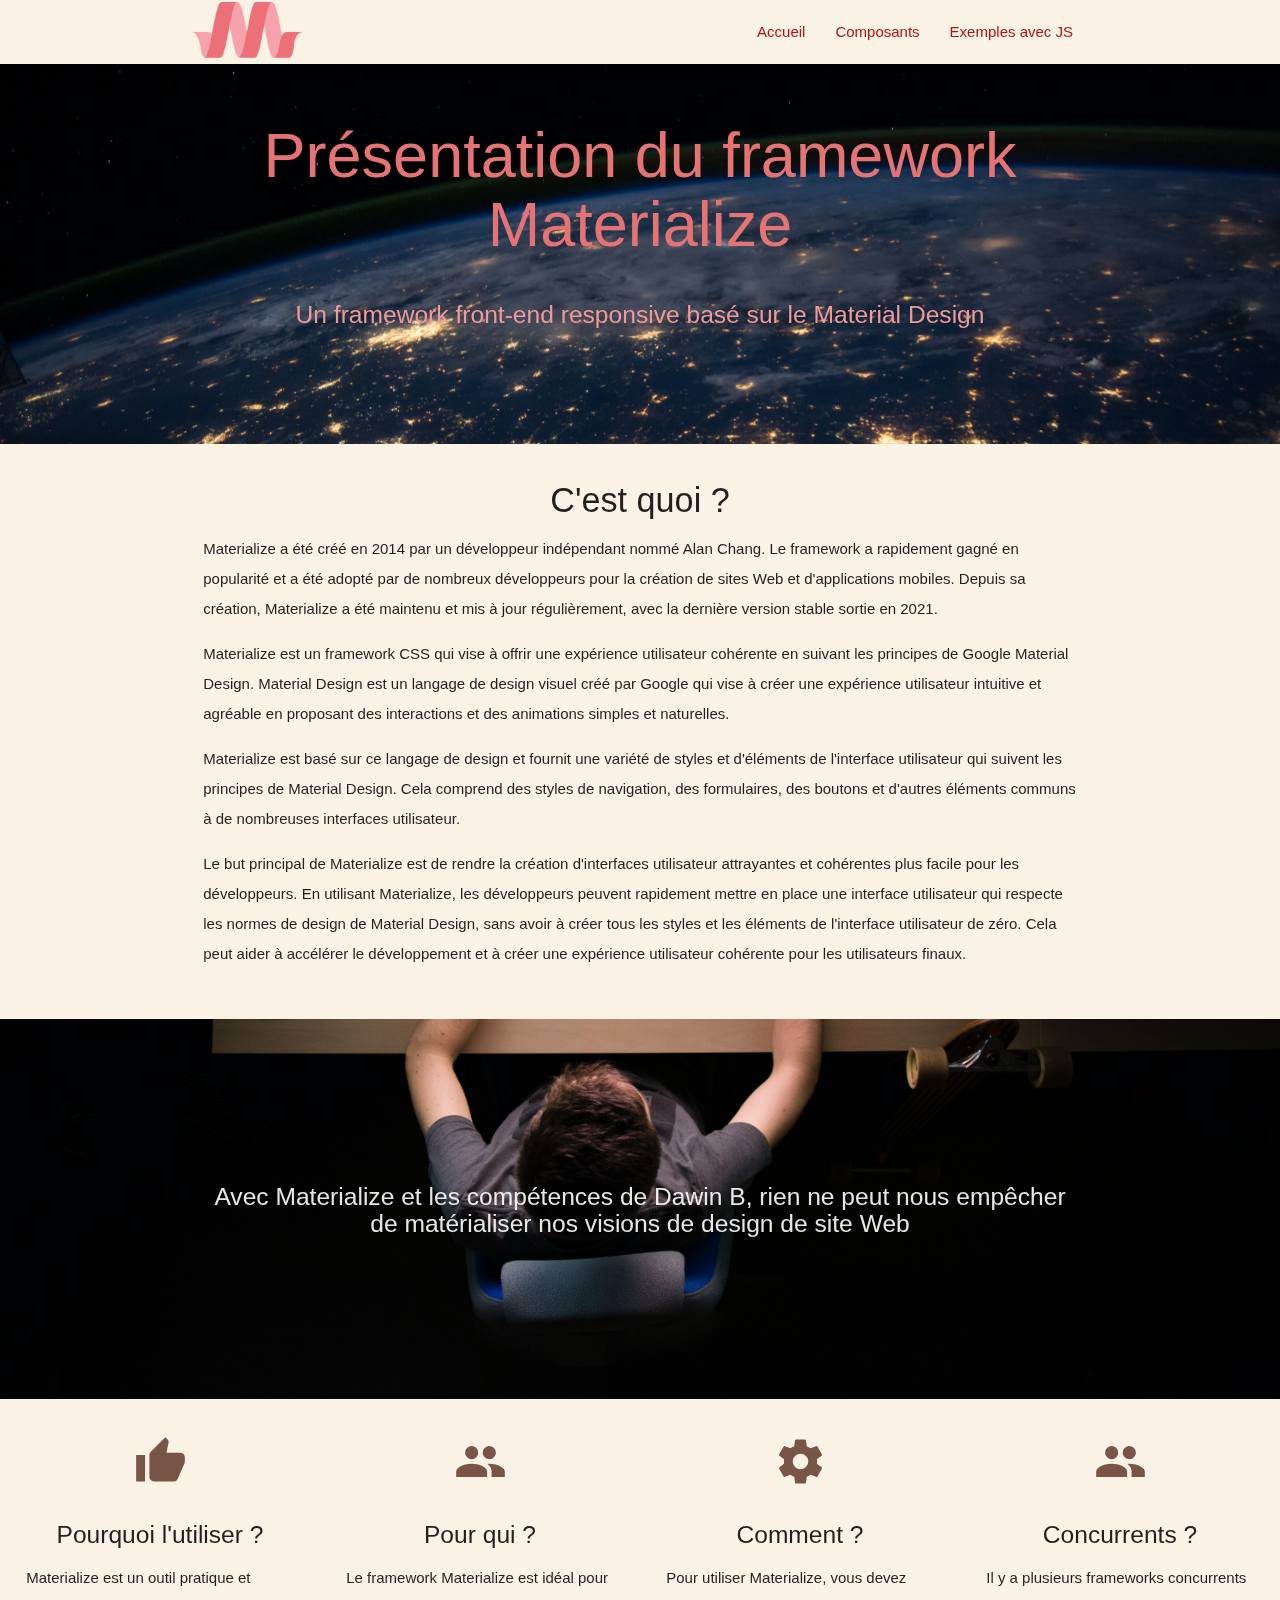
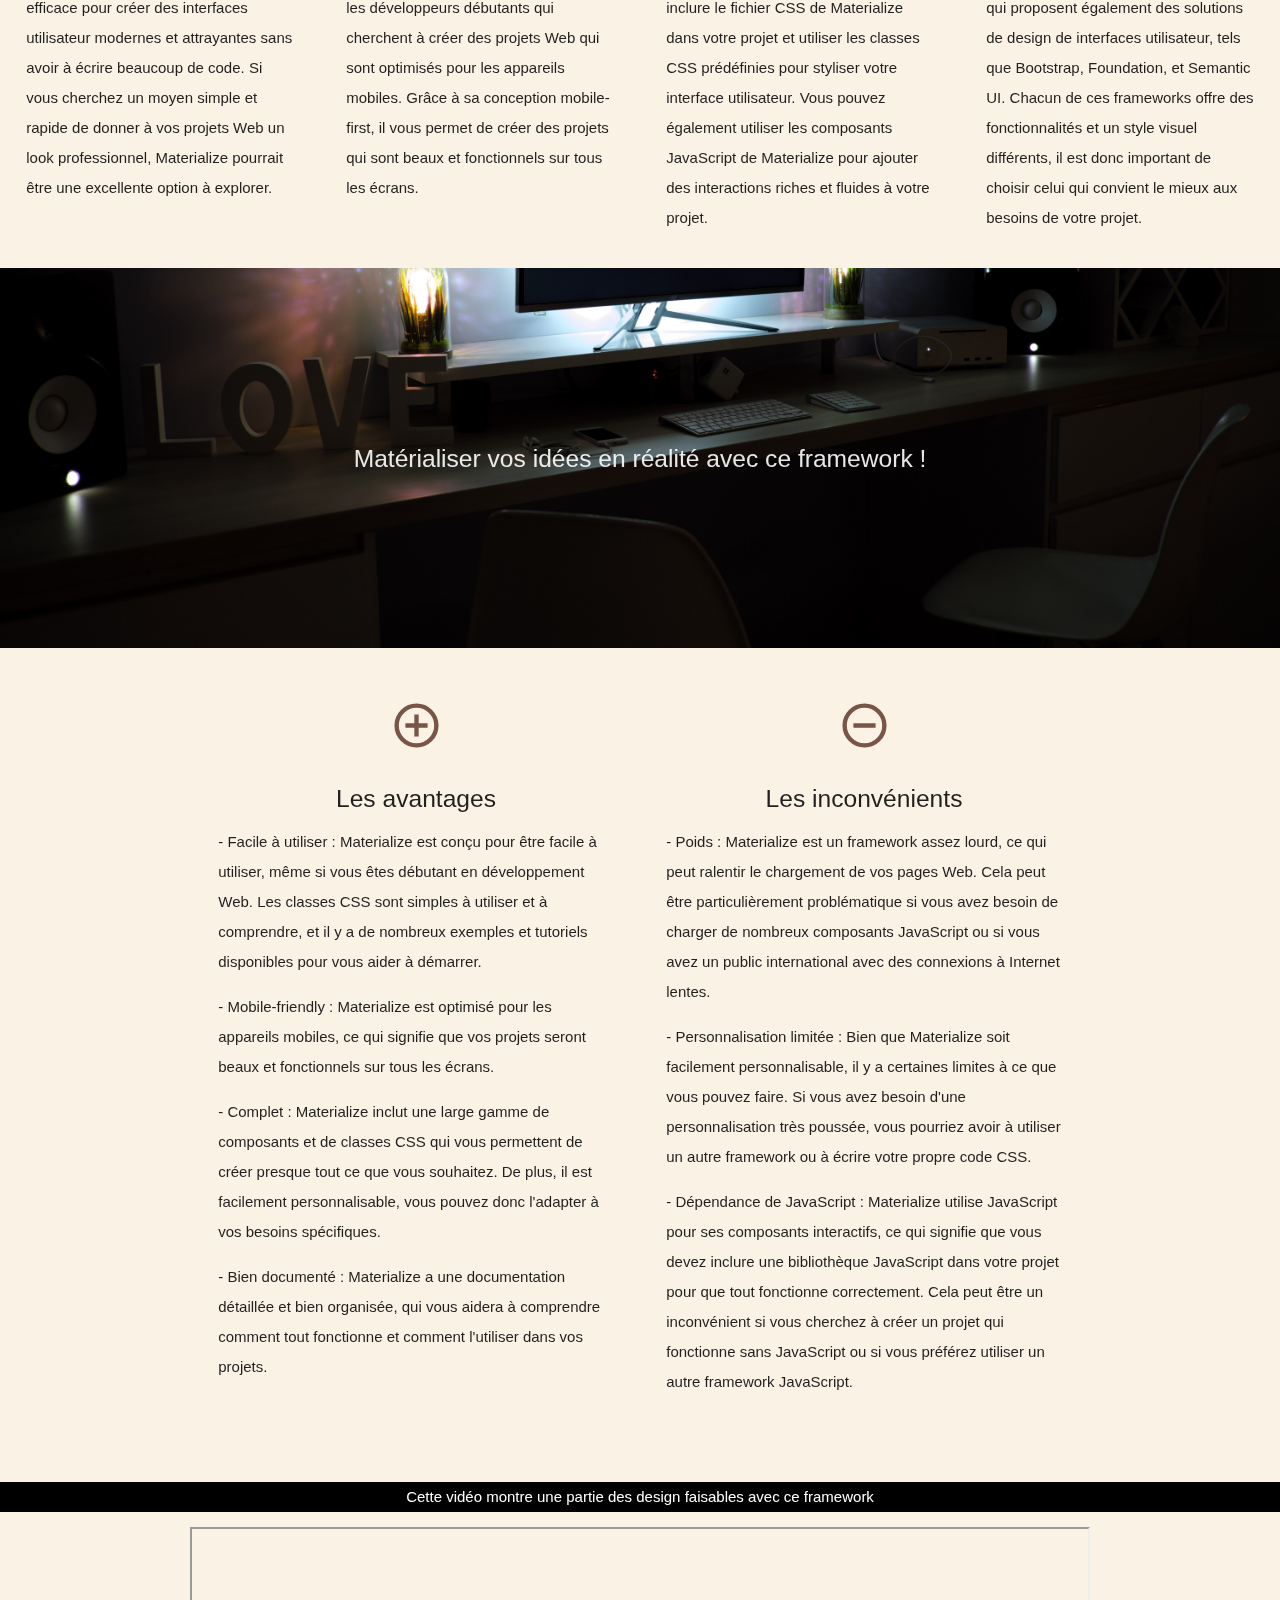
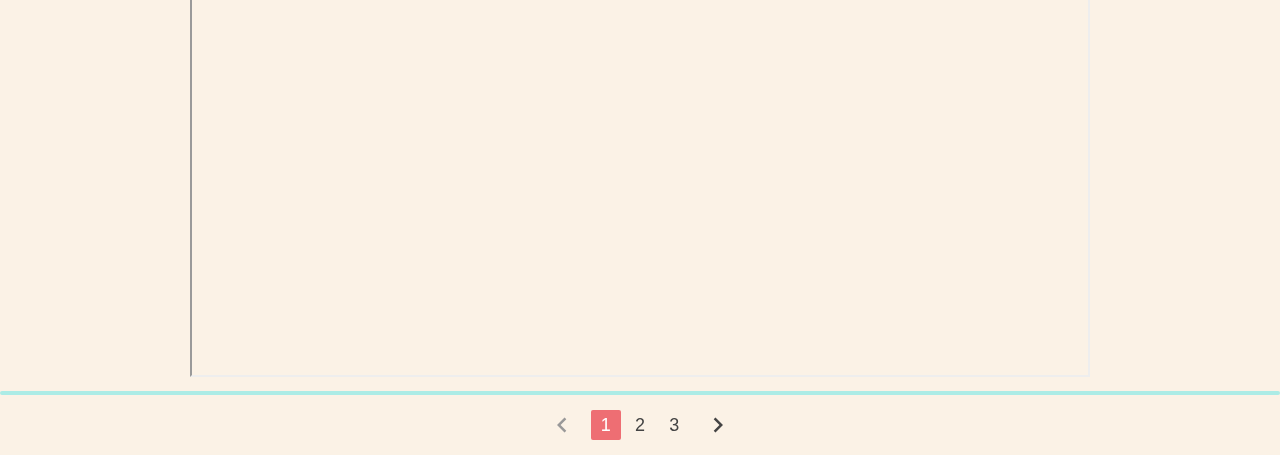
<file: index.html>
<!DOCTYPE html>
<html lang="fr">
  <head>
    <meta http-equiv="Content-Type" content="text/html; charset=UTF-8"/>
    <meta name="viewport" content="width=device-width, initial-scale=1"/>
    <title>VT Materialize Romain</title>

    <link href="https://fonts.googleapis.com/icon?family=Material+Icons" rel="stylesheet">
    <link href="css/materialize.css" type="text/css" rel="stylesheet" media="screen,projection"/>
    <link href="css/style.css" type="text/css" rel="stylesheet" media="screen,projection"/>
    
    <script src="https://code.jquery.com/jquery-2.1.1.min.js"></script>
    <script src="js/materialize.js"></script>
    <script src="js/init.js"></script>
  </head>

  <body>
    <nav role="navigation">
      <div class="nav-wrapper container">
        <a id="logo-container" href="index.html" class="brand-logo"><img id="logo" src="img/logo.png" alt="Logo"></a>
        <ul class="right hide-on-med-and-down">
          <li><a href="index.html" class="center-align">Accueil</a></li>
          <li><a href="exemples.html" class="center-align">Composants</a></li>
          <li><a href="ExemplesJS.html" class="center-align">Exemples avec JS</a></li>
        </ul>

        <ul id="nav-mobile" class="sidenav">
          <li><a href="index.html" class="center-align">Accueil</a></li>
          <li><a href="exemples.html" class="center-align">Composants</a></li>
          <li><a href="ExemplesJS.html" class="center-align">Exemples avec JS</a></li>
        </ul>
        <a href="#" data-target="nav-mobile" class="sidenav-trigger"><i class="material-icons">menu</i></a>
      </div>
    </nav>

    <div id="index-banner" class="parallax-container">
      <div class="section no-pad-bot">
        <div class="container">
          <br><br>
          <h1 class="header center red-text text-lighten-2 ">Présentation du framework Materialize</h1>
          <div class="row center">
            <h5 class="header col s12 light red-text text-lighten-3">Un framework front-end responsive basé sur le Material Design</h5>
          </div>
        </div>
      </div>
      <div class="parallax"><img class="imge" src="img/img1.jpg" alt="img 1"></div>
    </div>

    <div class="container">
      <div class="section">

        <div class="row">
          <div class="col s12 center">
            <h4>C'est quoi ?</h4>
            <p class="left-align light">Materialize a été créé en 2014 par un développeur indépendant nommé Alan Chang. Le framework a rapidement gagné en popularité et a été adopté par de nombreux développeurs pour la création de sites Web et d'applications mobiles. Depuis sa création, Materialize a été maintenu et mis à jour régulièrement, avec la dernière version stable sortie en 2021.</p>
            <p class="left-align light">Materialize est un framework CSS qui vise à offrir une expérience utilisateur cohérente en suivant les principes de Google Material Design. Material Design est un langage de design visuel créé par Google qui vise à créer une expérience utilisateur intuitive et agréable en proposant des interactions et des animations simples et naturelles.</p>
            <p class="left-align light">Materialize est basé sur ce langage de design et fournit une variété de styles et d'éléments de l'interface utilisateur qui suivent les principes de Material Design. Cela comprend des styles de navigation, des formulaires, des boutons et d'autres éléments communs à de nombreuses interfaces utilisateur.</p>
            <p class="left-align light">Le but principal de Materialize est de rendre la création d'interfaces utilisateur attrayantes et cohérentes plus facile pour les développeurs. En utilisant Materialize, les développeurs peuvent rapidement mettre en place une interface utilisateur qui respecte les normes de design de Material Design, sans avoir à créer tous les styles et les éléments de l'interface utilisateur de zéro. Cela peut aider à accélérer le développement et à créer une expérience utilisateur cohérente pour les utilisateurs finaux.</p>
          </div>
        </div>

      </div>
    </div>

    <div class="parallax-container valign-wrapper">
      <div class="section no-pad-bot">
        <div class="container">
          <div class="row center">
            <h5 class="header col s12 light"><strong>Avec Materialize et les compétences de Dawin B, rien ne peut nous empêcher de matérialiser nos visions de design de site Web</strong></h5>
          </div>
        </div>
      </div>
      <div class="parallax"><img class="imge" src="img/img2.jpg" alt="img 2"></div>
    </div>

        <div class="row">
          <div class="col s3">
            <div class="icon-block">
              <h2 class="center brown-text"><i class="material-icons">thumb_up</i></h2>
              <h5 class="center">Pourquoi l'utiliser ?</h5>
              <p class="light">Materialize est un outil pratique et efficace pour créer des interfaces utilisateur modernes et attrayantes sans avoir à écrire beaucoup de code. Si vous cherchez un moyen simple et rapide de donner à vos projets Web un look professionnel, Materialize pourrait être une excellente option à explorer.</p>
            </div>
          </div>
          <div class="col s3">
            <div class="icon-block">
              <h2 class="center brown-text"><i class="material-icons">group</i></h2>
              <h5 class="center">Pour qui ?</h5>
              <p class="light">Le framework Materialize est idéal pour les développeurs débutants qui cherchent à créer des projets Web qui sont optimisés pour les appareils mobiles. Grâce à sa conception mobile-first, il vous permet de créer des projets qui sont beaux et fonctionnels sur tous les écrans.</p>
            </div>
          </div>
          <div class="col s3">
            <div class="icon-block">
              <h2 class="center brown-text"><i class="material-icons">settings</i></h2>
              <h5 class="center">Comment ?</h5>
              <p class="light">Pour utiliser Materialize, vous devez inclure le fichier CSS de Materialize dans votre projet et utiliser les classes CSS prédéfinies pour styliser votre interface utilisateur. Vous pouvez également utiliser les composants JavaScript de Materialize pour ajouter des interactions riches et fluides à votre projet.</p>
            </div>
          </div>
          <div class="col s3">
            <div class="icon-block">
              <h2 class="center brown-text"><i class="material-icons">group</i></h2>
              <h5 class="center">Concurrents ?</h5>
              <p class="light">Il y a plusieurs frameworks concurrents qui proposent également des solutions de design de interfaces utilisateur, tels que Bootstrap, Foundation, et Semantic UI. Chacun de ces frameworks offre des fonctionnalités et un style visuel différents, il est donc important de choisir celui qui convient le mieux aux besoins de votre projet.</p>
            </div>
          </div>
        </div>


    <div class="parallax-container valign-wrapper">
      <div class="section no-pad-bot">
        <div class="container">
          <div class="row center">
            <h5 class="header col s12 light"><strong>Matérialiser vos idées en réalité avec ce framework !</strong></h5>
          </div>
        </div>
      </div>
      <div class="parallax"><img class="imge" src="img/img3.jpg" alt="img 3"></div>
    </div>

    <div class="container">
      <div class="section">
        <div class="row">
          <div class="col s8 m6">
            <div class="icon-block">
              <h2 class="center brown-text"><i class="material-icons">add_circle_outline</i></h2>
              <h5 class="center">Les avantages</h5>
              <p class="light">- Facile à utiliser : Materialize est conçu pour être facile à utiliser, même si vous êtes débutant en développement Web. Les classes CSS sont simples à utiliser et à comprendre, et il y a de nombreux exemples et tutoriels disponibles pour vous aider à démarrer.</p>
              <p class="light">- Mobile-friendly : Materialize est optimisé pour les appareils mobiles, ce qui signifie que vos projets seront beaux et fonctionnels sur tous les écrans.</p>
              <p class="light">- Complet : Materialize inclut une large gamme de composants et de classes CSS qui vous permettent de créer presque tout ce que vous souhaitez. De plus, il est facilement personnalisable, vous pouvez donc l'adapter à vos besoins spécifiques.</p>
              <p class="light">- Bien documenté : Materialize a une documentation détaillée et bien organisée, qui vous aidera à comprendre comment tout fonctionne et comment l'utiliser dans vos projets.</p>
            </div>
          </div>
          <div class="col s8 m6">
            <div class="icon-block">
              <h2 class="center brown-text"><i class="material-icons">remove_circle_outline</i></h2>
              <h5 class="center">Les inconvénients</h5>
              <p class="light">- Poids : Materialize est un framework assez lourd, ce qui peut ralentir le chargement de vos pages Web. Cela peut être particulièrement problématique si vous avez besoin de charger de nombreux composants JavaScript ou si vous avez un public international avec des connexions à Internet lentes.</p>
              <p class="light">- Personnalisation limitée : Bien que Materialize soit facilement personnalisable, il y a certaines limites à ce que vous pouvez faire. Si vous avez besoin d'une personnalisation très poussée, vous pourriez avoir à utiliser un autre framework ou à écrire votre propre code CSS.</p>
              <p class="light">- Dépendance de JavaScript : Materialize utilise JavaScript pour ses composants interactifs, ce qui signifie que vous devez inclure une bibliothèque JavaScript dans votre projet pour que tout fonctionne correctement. Cela peut être un inconvénient si vous cherchez à créer un projet qui fonctionne sans JavaScript ou si vous préférez utiliser un autre framework JavaScript.</p>
            </div>
          </div>
        </div>
      </div>
    </div>

    <footer class="page-footer">
      <div class="center">
        <p class="black">Cette vidéo montre une partie des design faisables avec ce framework </p>
        <iframe width="900" height="450" src="//www.youtube.com/embed/Q8TXgCzxEnw?rel=0"></iframe>
      </div>
      <div class="progress">
        <div class="indeterminate"></div>
      </div>
      <div>
        <ul class="pagination center">
          <li class="disabled"><a href="index.html"><i class="material-icons">chevron_left</i></a></li>
          <li class="active"><a href="index.html">1</a></li>
          <li class="waves-effect"><a href="exemples.html">2</a></li>
          <li class="waves-effect"><a href="ExemplesJS.html">3</a></li>
          <li class="waves-effect"><a href="exemples.html"><i class="material-icons">chevron_right</i></a></li>
        </ul>
      </div>
    </footer>
  </body>
</html>
</file>
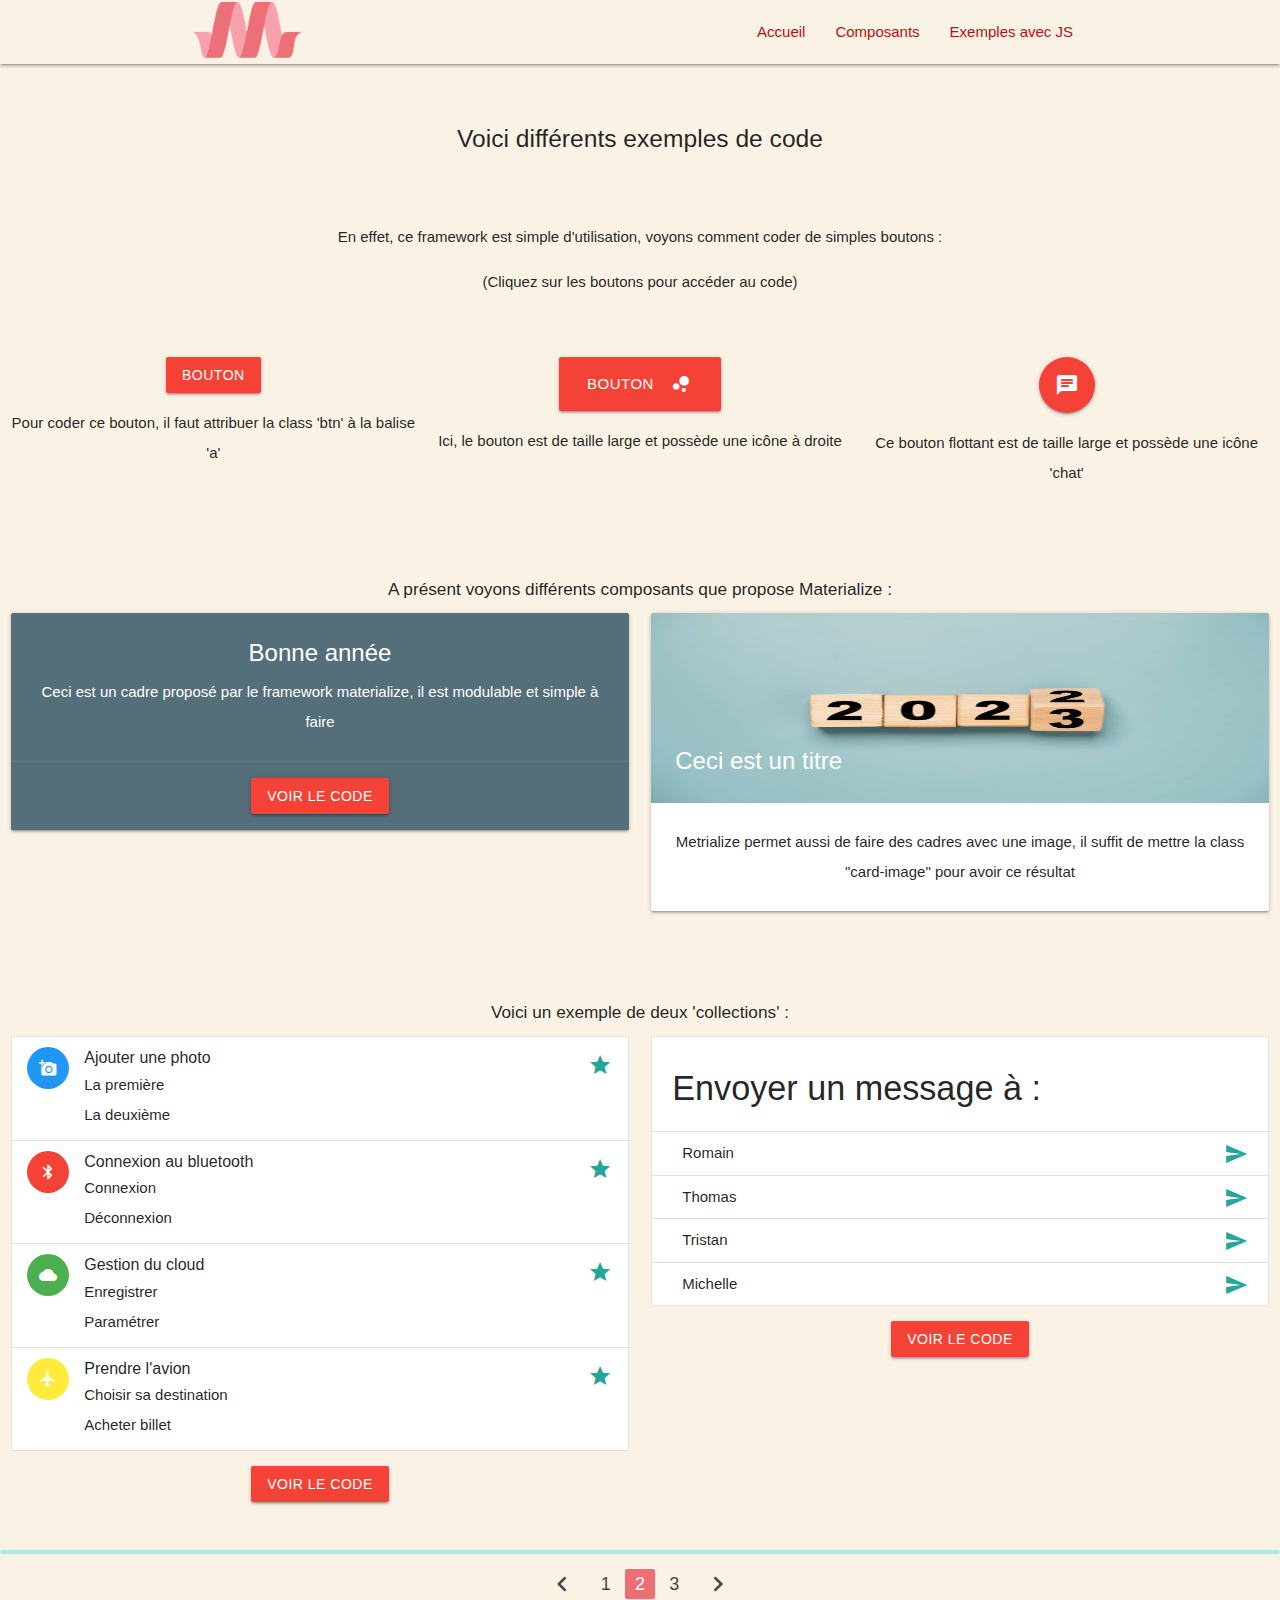
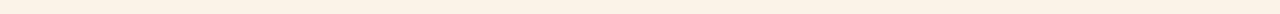
<file: exemples.html>
<!DOCTYPE html>
<html lang="fr">

  <head>
    <meta http-equiv="Content-Type" content="text/html; charset=UTF-8"/>
    <meta name="viewport" content="width=device-width, initial-scale=1"/>
    <title>VT Materialize Romain</title>
    
    <link href="https://fonts.googleapis.com/icon?family=Material+Icons" rel="stylesheet">
    <link href="css/materialize.css" type="text/css" rel="stylesheet" media="screen,projection"/>
    <link href="css/style.css" type="text/css" rel="stylesheet" media="screen,projection"/>
    
    <script src="https://code.jquery.com/jquery-2.1.1.min.js"></script>
    <script src="js/materialize.js"></script>
    <script src="js/init.js"></script>
  </head>

  <body>
    <nav role="navigation">
      <div class="nav-wrapper container">
        <a id="logo-container" href="index.html" class="brand-logo"><img id="logo" src="img/logo.png" alt="Logo"></a>
        <ul class="right hide-on-med-and-down">
          <li><a href="index.html" class="center-align">Accueil</a></li>
          <li><a href="exemples.html" class="center-align">Composants</a></li>
          <li><a href="ExemplesJS.html" class="center-align">Exemples avec JS</a></li>
        </ul>

        <ul id="nav-mobile" class="sidenav">
          <li><a href="index.html" class="center-align">Accueil</a></li>
          <li><a href="exemples.html" class="center-align">Composants</a></li>
          <li><a href="ExemplesJS.html" class="center-align">Exemples avec JS</a></li>
        </ul>
        <a href="#" data-target="nav-mobile" class="sidenav-trigger"><i class="material-icons">menu</i></a>
      </div>
    </nav>

    <div class="center">
          <br></br>
          <h5>Voici différents exemples de code</h5>
          <br></br>
          <p>En effet, ce framework est simple d'utilisation, voyons comment coder de simples boutons :</p>
          <p>(Cliquez sur les boutons pour accéder au code)</p>
    </div>

    <div class="row">
      <div class="col s4 center">
          <br></br>
          <a class="btn red modal-trigger" href="#modal1">Bouton</a>
          <div id="modal1" class="modal">
            <div class="modal-content">
              <p>Voici le code pour générer ce bouton :</p>
              <img id="btn1" src="img/button1.PNG" alt="Logo">
            </div>
            <div class="modal-footer">
              <a class="modal-close waves-effect waves-green btn-flat">Fermer</a>
            </div>
          </div>
          <p>Pour coder ce bouton, il faut attribuer la class 'btn' à la balise 'a'</p>
      </div>
      <div class="col s4 center">
          <br></br>
          <a class="btn-large red modal-trigger" href="#modal2"><i class="material-icons right">bubble_chart</i>Bouton</a>
          <div id="modal2" class="modal">
            <div class="modal-content">
              <p>Voici le code pour générer ce bouton :</p>
              <img id="btn1" src="img/button2.PNG" alt="Logo">
            </div>
            <div class="modal-footer">
              <a class="modal-close waves-effect waves-green btn-flat">Fermer</a>
            </div>
          </div>
          <p>Ici, le bouton est de taille large et possède une icône à droite</p>
      </div>
      <div class="col s4 center">
        <br></br>
        <a class="btn-floating btn-large red modal-trigger" href="#modal3"><i class="material-icons">chat</i></a>
        <div id="modal3" class="modal">
          <div class="modal-content">
            <p>Voici le code pour générer ce bouton :</p>
            <img id="btn1" src="img/button3.PNG" alt="Logo">
          </div>
          <div class="modal-footer">
            <a class="modal-close waves-effect waves-green btn-flat">Fermer</a>
          </div>
        </div>
        <p>Ce bouton flottant est de taille large et possède une icône 'chat'</p>
      </div>
    </div>

    <div class="center">
      <br></br>
      <h6>A présent voyons différents composants que propose Materialize : </h6>
    </div>

    <div class="row">
      <div class="col s6 center">
        <div class="card blue-grey darken-1">
          <div class="card-content white-text">
            <span class="card-title">Bonne année</span>
            <p>Ceci est un cadre proposé par le framework materialize, il est modulable et simple à faire</p>
          </div>
          <div class="card-action">
            <a class="btn red modal-trigger" href="#modal4">Voir le code</a>
            <div id="modal4" class="modal">
              <div class="modal-content">
                <p>Voici le code pour faire ce cardre (sans le bouton) : </p>
                <img id="btn1" src="img/cadre1.PNG" alt="cadre 1" width="800px">
                <p>Explication :</p>
                <p>La première div permet de serparé la page pour mettre plusieurs 'objets' côte à côte</p>
                <p>La deuxième div place les objets en colonne et règle la taille du cadre avec m = x, si m = 12 alors le cadre prendra toute la largeur de la page, ici elle prend que la moitié</p>
                <p>Le reste permet de construire le cadre ainsi que choisir la couleur (cadre et police)</p>
              </div>
              <div class="modal-footer">
                <a class="modal-close waves-effect waves-green btn-flat">Fermer</a>
              </div>
            </div>
          </div>
        </div>
      </div>
      <div class="col s6 center">
        <div class="card">
          <div class="card-image">
            <img src="img/cadre2.jpg" height="190px" alt="cadre 2">
            <span class="card-title">Ceci est un titre</span>
          </div>
          <div class="card-content">
            <p>Metrialize permet aussi de faire des cadres avec une image, il suffit de mettre la class "card-image" pour avoir ce résultat</p>
          </div>
        </div>
      </div>
    </div>

    <div class="center">
      <br></br>
      <h6>Voici un exemple de deux 'collections' :</h6>
    </div>
    
    <div class="row">
      <div class="col s6">
        <ul class="collection">
          <li class="collection-item avatar">
            <i class="material-icons circle blue">add_a_photo</i>
            <span class="title">Ajouter une photo</span>
            <p>La première<br>
              La deuxième
            </p>
            <a href="#!" class="secondary-content"><i class="material-icons">grade</i></a>
          </li>
          <li class="collection-item avatar">
            <i class="material-icons circle red">bluetooth</i>
            <span class="title">Connexion au bluetooth</span>
            <p>Connexion<br>
              Déconnexion
            </p>
            <a href="#!" class="secondary-content"><i class="material-icons">grade</i></a>
          </li>
          <li class="collection-item avatar">
            <i class="material-icons circle green">cloud</i>
            <span class="title">Gestion du cloud</span>
            <p>Enregistrer<br>
              Paramétrer
            </p>
            <a href="#!" class="secondary-content"><i class="material-icons">grade</i></a>
          </li>
          <li class="collection-item avatar">
            <i class="material-icons circle yellow">flight</i>
            <span class="title">Prendre l'avion</span>
            <p>Choisir sa destination<br>
                Acheter billet
            </p>
            <a href="#!" class="secondary-content"><i class="material-icons">grade</i></a>
          </li>
        </ul>
        <div class="card-action center">
          <a class="btn red modal-trigger" href="#modal6">Voir le code</a>
          <div id="modal6" class="modal">
            <div class="modal-content">
              <p>Le code : </p>
              <img id="btn1" src="img/cadre3.PNG" alt="cadre" width="600px">
            </div>
            <div class="modal-footer">
              <a class="modal-close waves-effect waves-green btn-flat">Fermer</a>
            </div>
          </div>
        </div>
      </div>
      <div class="col s6 val">
        <ul class="collection with-header">
          <li class="collection-header"><h4>Envoyer un message à :</h4></li>
          <li class="collection-item"><div>Romain<a href="" class="secondary-content"><i class="material-icons">send</i></a></div></li>
          <li class="collection-item"><div>Thomas<a href="" class="secondary-content"><i class="material-icons">send</i></a></div></li>
          <li class="collection-item"><div>Tristan<a href="" class="secondary-content"><i class="material-icons">send</i></a></div></li>
          <li class="collection-item"><div>Michelle<a href="" class="secondary-content"><i class="material-icons">send</i></a></div></li>
        </ul>
        <div class="card-action center">
          <a class="btn red modal-trigger" href="#modal5">Voir le code</a>
          <div id="modal5" class="modal">
            <div class="modal-content">
              <p>Le code : </p>
              <img id="btn1" src="img/cadre2.PNG" alt="cadre" width="800px">
            </div>
            <div class="modal-footer">
              <a class="modal-close waves-effect waves-green btn-flat">Fermer</a>
            </div>
          </div>
        </div>
      </div>
    </div>

    <footer class="page-footer">
      <div class="progress">
        <div class="indeterminate"></div>
      </div>
      <div>
        <ul class="pagination center">
          <li><a href="index.html"><i class="material-icons">chevron_left</i></a></li>
          <li class="waves-effect"><a href="index.html">1</a></li>
          <li class="active"><a href="exemples.html">2</a></li>
          <li class="waves-effect"><a href="ExemplesJS.html">3</a></li>
          <li class="waves-effect"><a href="ExemplesJS.html"><i class="material-icons">chevron_right</i></a></li>
        </ul>
      </div>
    </footer>

  </body>
</html>
</file>
<file: css/style.css>
body {
  background-color: rgb(251, 242, 230);
}

nav ul a,
nav .brand-logo {
  color: rgb(183, 17, 17);
}

nav {
  background-color: rgb(251, 242, 230);
}

#logo {
  width: 110px;
  padding-top: 2px;
}

.imge {
  width: 500px;
}

p {
  line-height: 2rem;
}

.sidenav-trigger {
  color: #26a69a;
}

.parallax-container {
  min-height: 380px;
  line-height: 0;
  height: auto;
  color: rgba(255,255,255,.9);
}
  .parallax-container .section {
    width: 100%;
  }

@media only screen and (max-width : 992px) {
  .parallax-container .section {
    position: absolute;
    top: 40%;
  }
  #index-banner .section {
    top: 10%;
  }
}

@media only screen and (max-width : 600px) {
  #index-banner .section {
    top: 0;
  }
}

.icon-block {
  padding: 0 15px;
}
.icon-block .material-icons {
  font-size: inherit;
}

footer.page-footer {
  margin: 0;
  background-color: rgb(251, 242, 230);
}

#b1{
  width: 55%;
  height: 300px;
}

#b2{
  width: 55%;
  height: 300px;
}

#b3{
  width: 55%;
  height: 300px;
}

#b4{
  width: 50%;
  height: 300px;
}

#b5{
  width: 55%;
  height: 300px;
}
</file>
